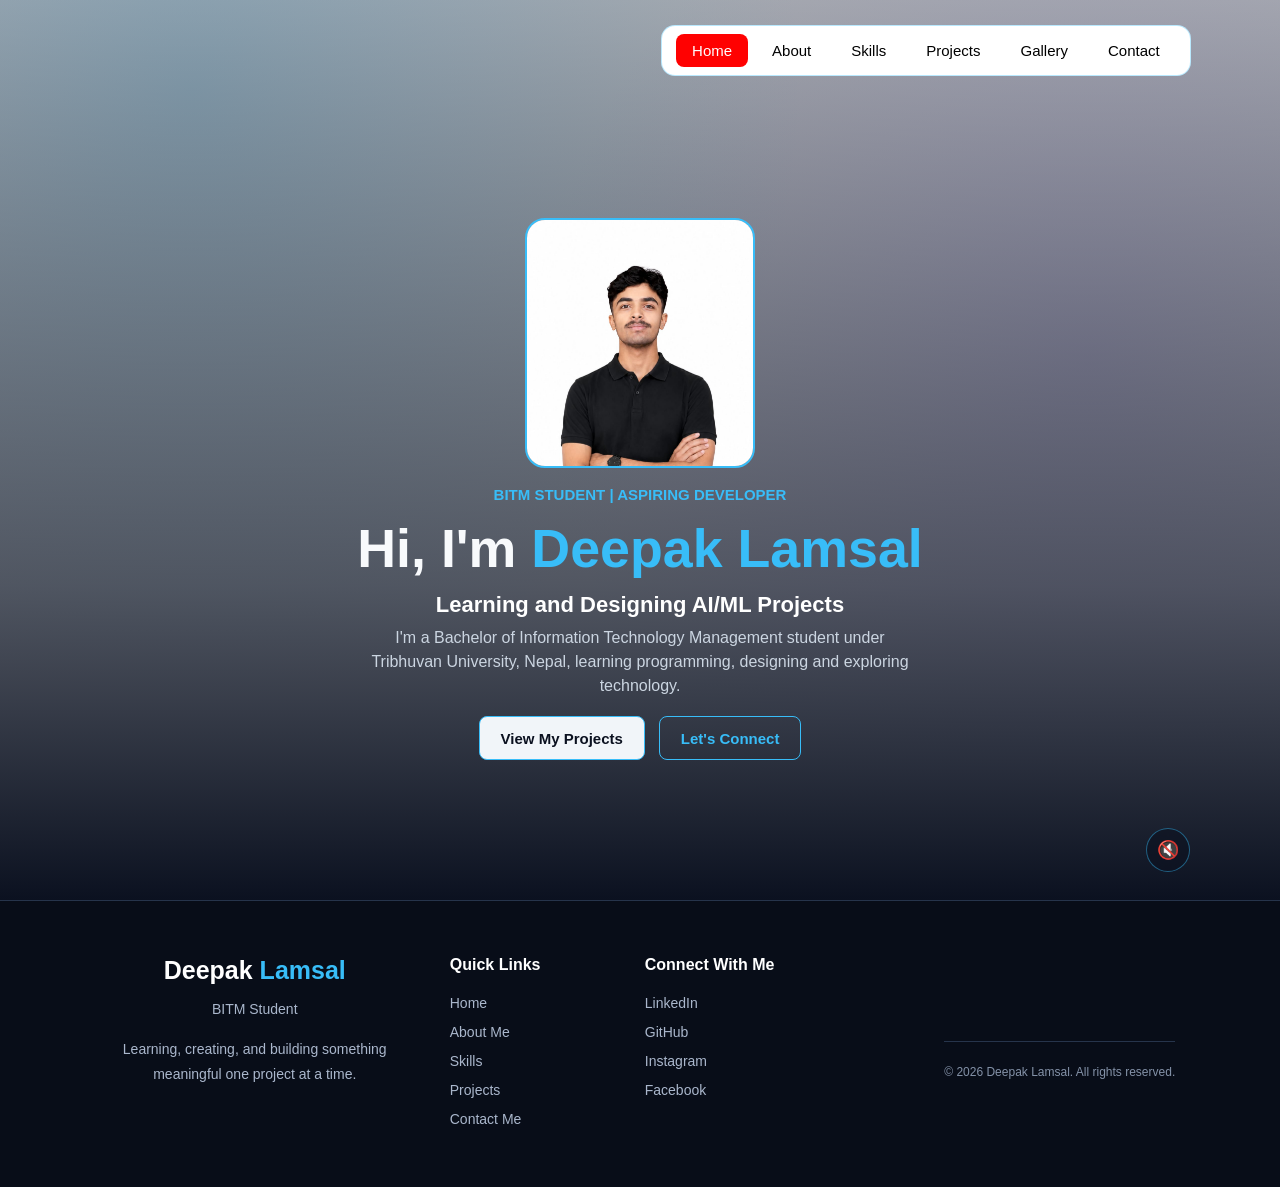
<file: index.html>
<!DOCTYPE html>
<html lang="en">

<head>
    <meta charset="UTF-8">
    <meta name="viewport" content="width=device-width, initial-scale=1.0">

    <title>Home | Deepak Lamsal</title>

    <link rel="stylesheet" href="style.css">
</head>
<body>

    <!-- Navigation Bar -->
    <header>
        <nav>
            <a href="index.html" class="active">Home</a>
            <a href="about.html">About</a>
            <a href="skills.html">Skills</a>
            <a href="projects.html">Projects</a>
            <a href="gallery.html">Gallery</a>
            <a href="contact.html">Contact</a>
        </nav>
    </header>

    <!-- Home Section -->
<section class="hero" id="home">

    <video class="hero-video" id="heroVideo" autoplay muted loop playsinline>
    <source src="WhatsApp Video 2026-11-14 at 8.43.01 AM.mp4" type="video/mp4">
</video>

<button class="sound-btn" id="soundBtn" aria-label="Toggle sound">🔇</button>

    <img src="me.jpg" alt="Photo of Deepak" class="profile-photo">

    <p class="eyebrow">BITM STUDENT | ASPIRING DEVELOPER</p>

    <h1>Hi, I'm <span>Deepak Lamsal</span></h1>

    <h3>Learning and Designing AI/ML Projects</h3>

    <p class="description">
        I'm a Bachelor of Information Technology Management student
        under Tribhuvan University, Nepal, learning programming,
        designing and exploring technology.
    </p>

    <div class="hero-buttons">
        <button id="projectBtn">View My Projects</button>
        <button id="contactBtn" class="contact-btn">Let's Connect</button>
    </div>

</section>
    <!-- FOOTER SECTION -->
<footer class="footer">

    <div class="footer-content">

        <!-- NAME AND INTRO -->
        <div class="footer-brand">
            <h2>Deepak <span>Lamsal</span></h2>
            <p>
                BITM Student 
            </p>
            <p class="footer-message">
                Learning, creating, and building something
                meaningful one project at a time.
            </p>
        </div>

        <!-- QUICK LINKS -->
        <div class="footer-links">
            <h3>Quick Links</h3>
            <a href="#home">Home</a>
            <a href="#about">About Me</a>
            <a href="#skills">Skills</a>
            <a href="#gallery">Projects</a>
            <a href="#connect">Contact Me</a>
        </div>

        <!-- SOCIAL LINKS -->
        <div class="footer-social">
            <h3>Connect With Me</h3>

            <a href="YOUR_LINKEDIN_URL"
               target="_blank" rel="noopener noreferrer">
                LinkedIn
            </a>

            <a href="YOUR_GITHUB_URL"
               target="_blank" rel="noopener noreferrer">
                GitHub
            </a>

            <a href="YOUR_INSTAGRAM_URL"
               target="_blank" rel="noopener noreferrer">
                Instagram
            </a>

            <a href="YOUR_FACEBOOK_URL"
               target="_blank" rel="noopener noreferrer">
                Facebook
            </a>
        </div>

    </div>

    <div class="footer-bottom">
        <p>
            &copy; 2026 Deepak Lamsal.
            All rights reserved.
        </p>
        </a>
    </div>

</footer>

    <script src="script.js"></script>
    <script>
    const video = document.getElementById("heroVideo");
    const btn = document.getElementById("soundBtn");

    video.volume = 0.2;   // minimal sound (0 = silent, 1 = full)

    btn.addEventListener("click", () => {
        video.muted = !video.muted;
        btn.textContent = video.muted ? "🔇" : "🔊";
    });
</script>


</body>
</html>
</file>
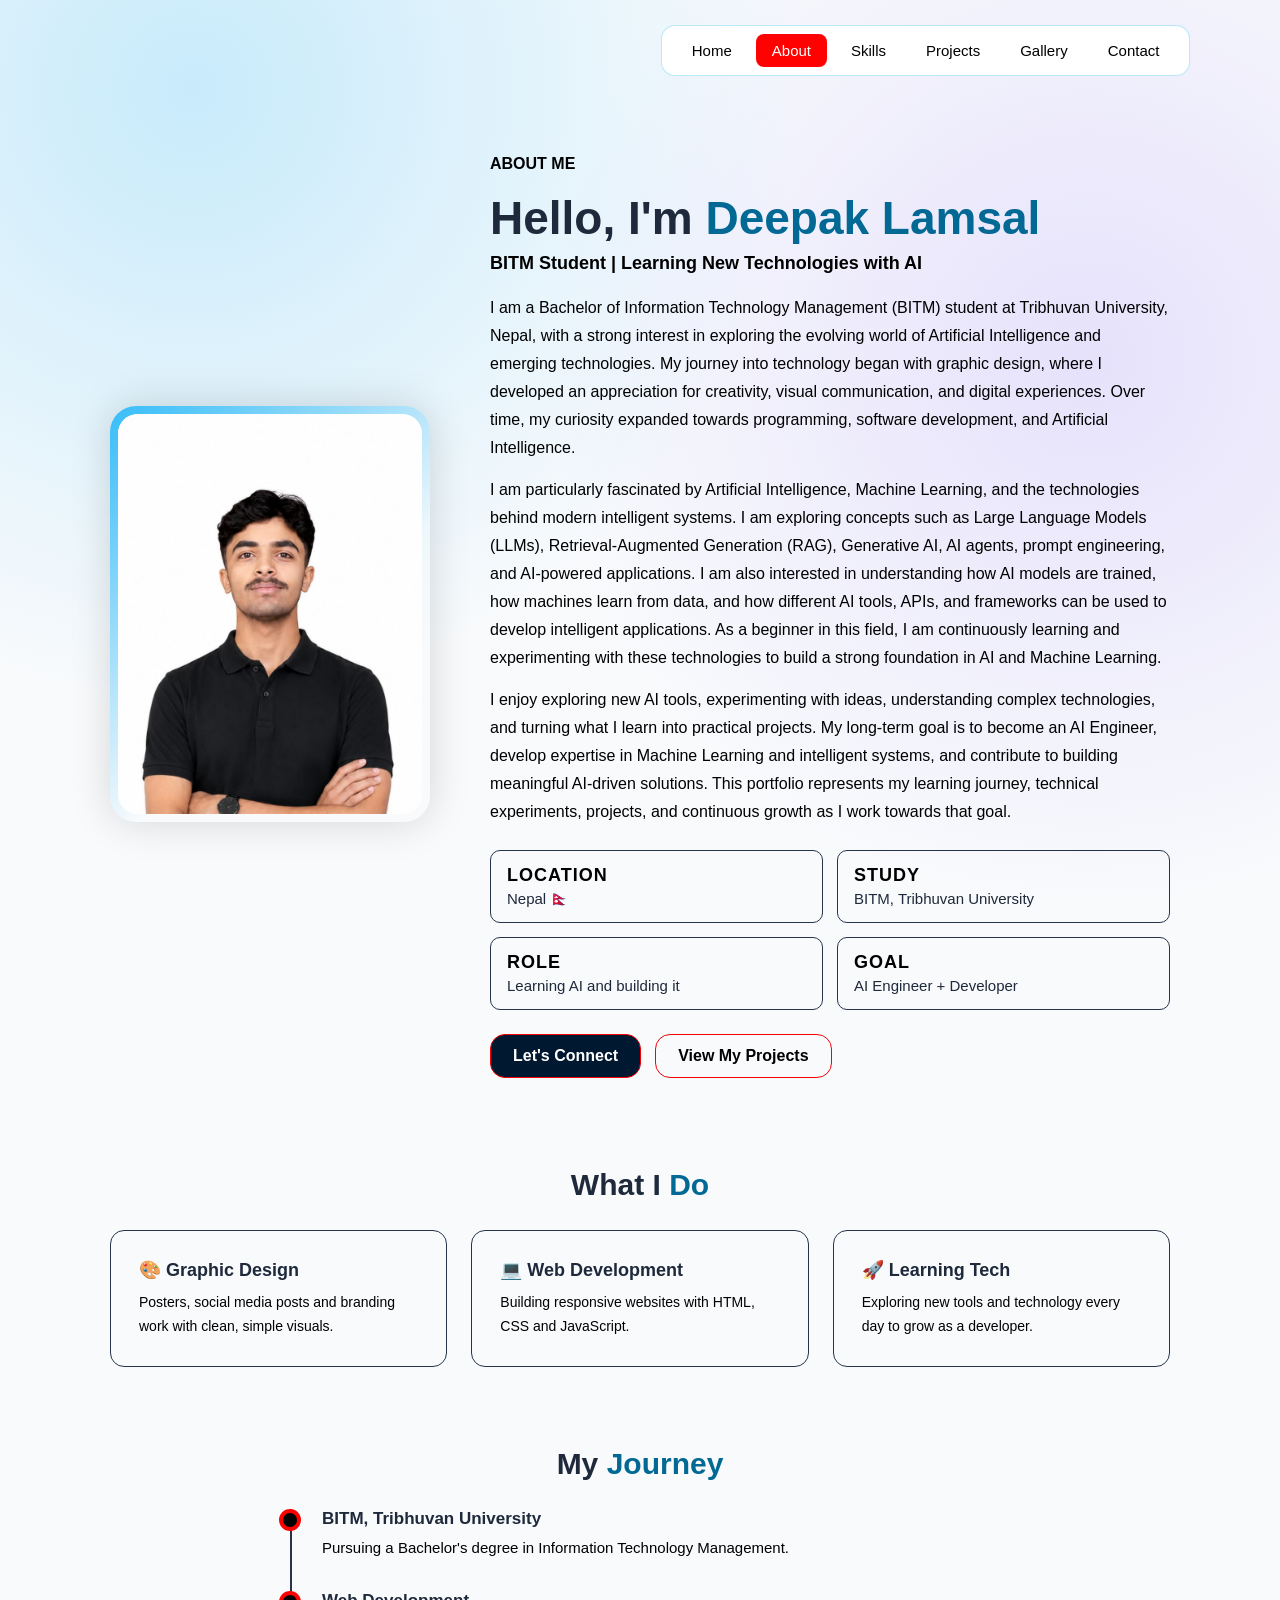
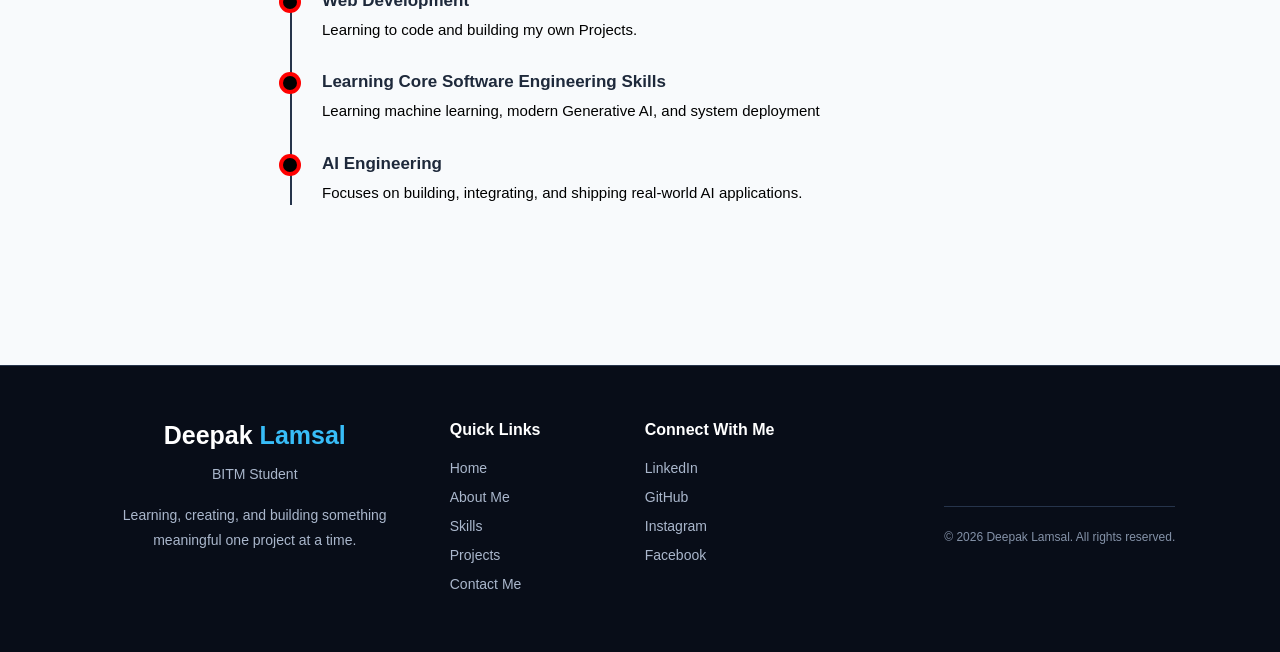
<file: about.html>
<!DOCTYPE html>
<html lang="en">
<head>
    <meta charset="UTF-8">
    <meta name="viewport" content="width=device-width, initial-scale=1.0">
    <title>About | Deepak Lamsal</title>
    <link rel="stylesheet" href="style.css">
</head>
<body>

<header>
    <nav>
        <a href="index.html">Home</a>
        <a href="about.html" class="active">About</a>
        <a href="skills.html">Skills</a>
        <a href="projects.html">Projects</a>
        <a href="gallery.html">Gallery</a>
        <a href="contact.html">Contact</a>
    </nav>
</header>

<main class="about">

    <!-- INTRO -->
    <section class="about-intro">
        <div class="about-photo-wrap">
            <img src="me.jpg" alt="Photo of Deepak Lamsal" class="about-photo">
        </div>

        <div class="about-text">
            <p class="eyebrow">ABOUT ME</p>
            <h1>Hello, I'm <span>Deepak Lamsal</span></h1>
            <h3 class="about-role">BITM Student | Learning New Technologies with AI </h3>

            <p>
               I am a Bachelor of Information Technology Management (BITM) 
               student at Tribhuvan University, Nepal, with a strong interest 
               in exploring the evolving world of Artificial Intelligence and 
               emerging technologies. My journey into technology began with 
               graphic design, where I developed an appreciation for creativity, 
               visual communication, and digital experiences. Over time, my 
               curiosity expanded towards programming, software development, 
               and Artificial Intelligence.</p>
               <p>I am particularly fascinated by Artificial Intelligence, 
                Machine Learning, and the technologies behind modern intelligent 
                systems. I am exploring concepts such as Large Language Models (LLMs), 
                Retrieval-Augmented Generation (RAG), Generative AI, AI agents, 
                prompt engineering, and AI-powered applications. I am also 
                interested in understanding how AI models are trained, how machines 
                learn from data, and how different AI tools, APIs, and frameworks 
                can be used to develop intelligent applications. As a beginner in 
                this field, I am continuously learning and experimenting with these 
                technologies to build a strong foundation in AI and Machine Learning.</p>
                <p>I enjoy exploring new AI tools, experimenting with ideas, understanding 
                complex technologies, and turning what I learn into practical projects. 
                My long-term goal is to become an AI Engineer, develop expertise in 
                Machine Learning and intelligent systems, and contribute to building 
                meaningful AI-driven solutions. This portfolio represents my learning 
                journey, technical experiments, projects, and continuous growth as I 
                work towards that goal.
            </p>
            <div class="about-facts">
                <div><strong>Location</strong><span>Nepal 🇳🇵</span></div>
                <div><strong>Study</strong><span>BITM, Tribhuvan University</span></div>
                <div><strong>Role</strong><span>Learning AI and building it </span></div>
                <div><strong>Goal</strong><span>AI Engineer + Developer</span></div>
            </div>

            <div class="about-actions">
                <a href="contact.html" class="about-btn primary">Let's Connect</a>
                <a href="projects.html" class="about-btn">View My Projects</a>
            </div>
        </div>
    </section>

    <!-- WHAT I DO -->
    <section class="about-section">
        <h2>What I <span>Do</span></h2>
        <div class="about-cards">
            <div class="card">
                <h3>🎨 Graphic Design</h3>
                <p>Posters, social media posts and branding work with clean, simple visuals.</p>
            </div>
            <div class="card">
                <h3>💻 Web Development</h3>
                <p>Building responsive websites with HTML, CSS and JavaScript.</p>
            </div>
            <div class="card">
                <h3>🚀 Learning Tech</h3>
                <p>Exploring new tools and technology every day to grow as a developer.</p>
            </div>
        </div>
    </section>

    <!-- JOURNEY -->
    <section class="about-section">
        <h2>My <span>Journey</span></h2>
        <div class="timeline">
            <div class="timeline-item">
                <span class="dot"></span>
                <h4>BITM, Tribhuvan University</h4>
                <p>Pursuing a Bachelor's degree in Information Technology Management.</p>
            </div>
            <div class="timeline-item">
                <span class="dot"></span>
                <h4>Web Development</h4>
                <p>Learning to code and building my own Projects.</p>
            </div>
            <div class="timeline-item">
                <span class="dot"></span>
                <h4> Learning Core Software Engineering Skills </h4>
                <p>Learning machine learning, modern Generative AI, and system deployment</p>
            </div>
             <div class="timeline-item">
                <span class="dot"></span>
                <h4>AI Engineering </h4>
                <p>Focuses on building, integrating, and shipping real-world AI applications.</p>
            </div>
        </div>
    </section>

</main>
<footer class="footer">

    <div class="footer-content">

        <!-- NAME AND INTRO -->
        <div class="footer-brand">
            <h2>Deepak <span>Lamsal</span></h2>
            <p>
                BITM Student 
            </p>
            <p class="footer-message">
                Learning, creating, and building something
                meaningful one project at a time.
            </p>
        </div>

        <!-- QUICK LINKS -->
        <div class="footer-links">
            <h3>Quick Links</h3>
            <a href="#home">Home</a>
            <a href="#about">About Me</a>
            <a href="#skills">Skills</a>
            <a href="#gallery">Projects</a>
            <a href="#connect">Contact Me</a>
        </div>

        <!-- SOCIAL LINKS -->
        <div class="footer-social">
            <h3>Connect With Me</h3>

            <a href="YOUR_LINKEDIN_URL"
               target="_blank" rel="noopener noreferrer">
                LinkedIn
            </a>

            <a href="YOUR_GITHUB_URL"
               target="_blank" rel="noopener noreferrer">
                GitHub
            </a>

            <a href="YOUR_INSTAGRAM_URL"
               target="_blank" rel="noopener noreferrer">
                Instagram
            </a>

            <a href="YOUR_FACEBOOK_URL"
               target="_blank" rel="noopener noreferrer">
                Facebook
            </a>
        </div>

    </div>

    <div class="footer-bottom">
        <p>
            &copy; 2026 Deepak Lamsal.
            All rights reserved.
        </p>
        </a>
    </div>
</footer>
</body>
</html>
</file>
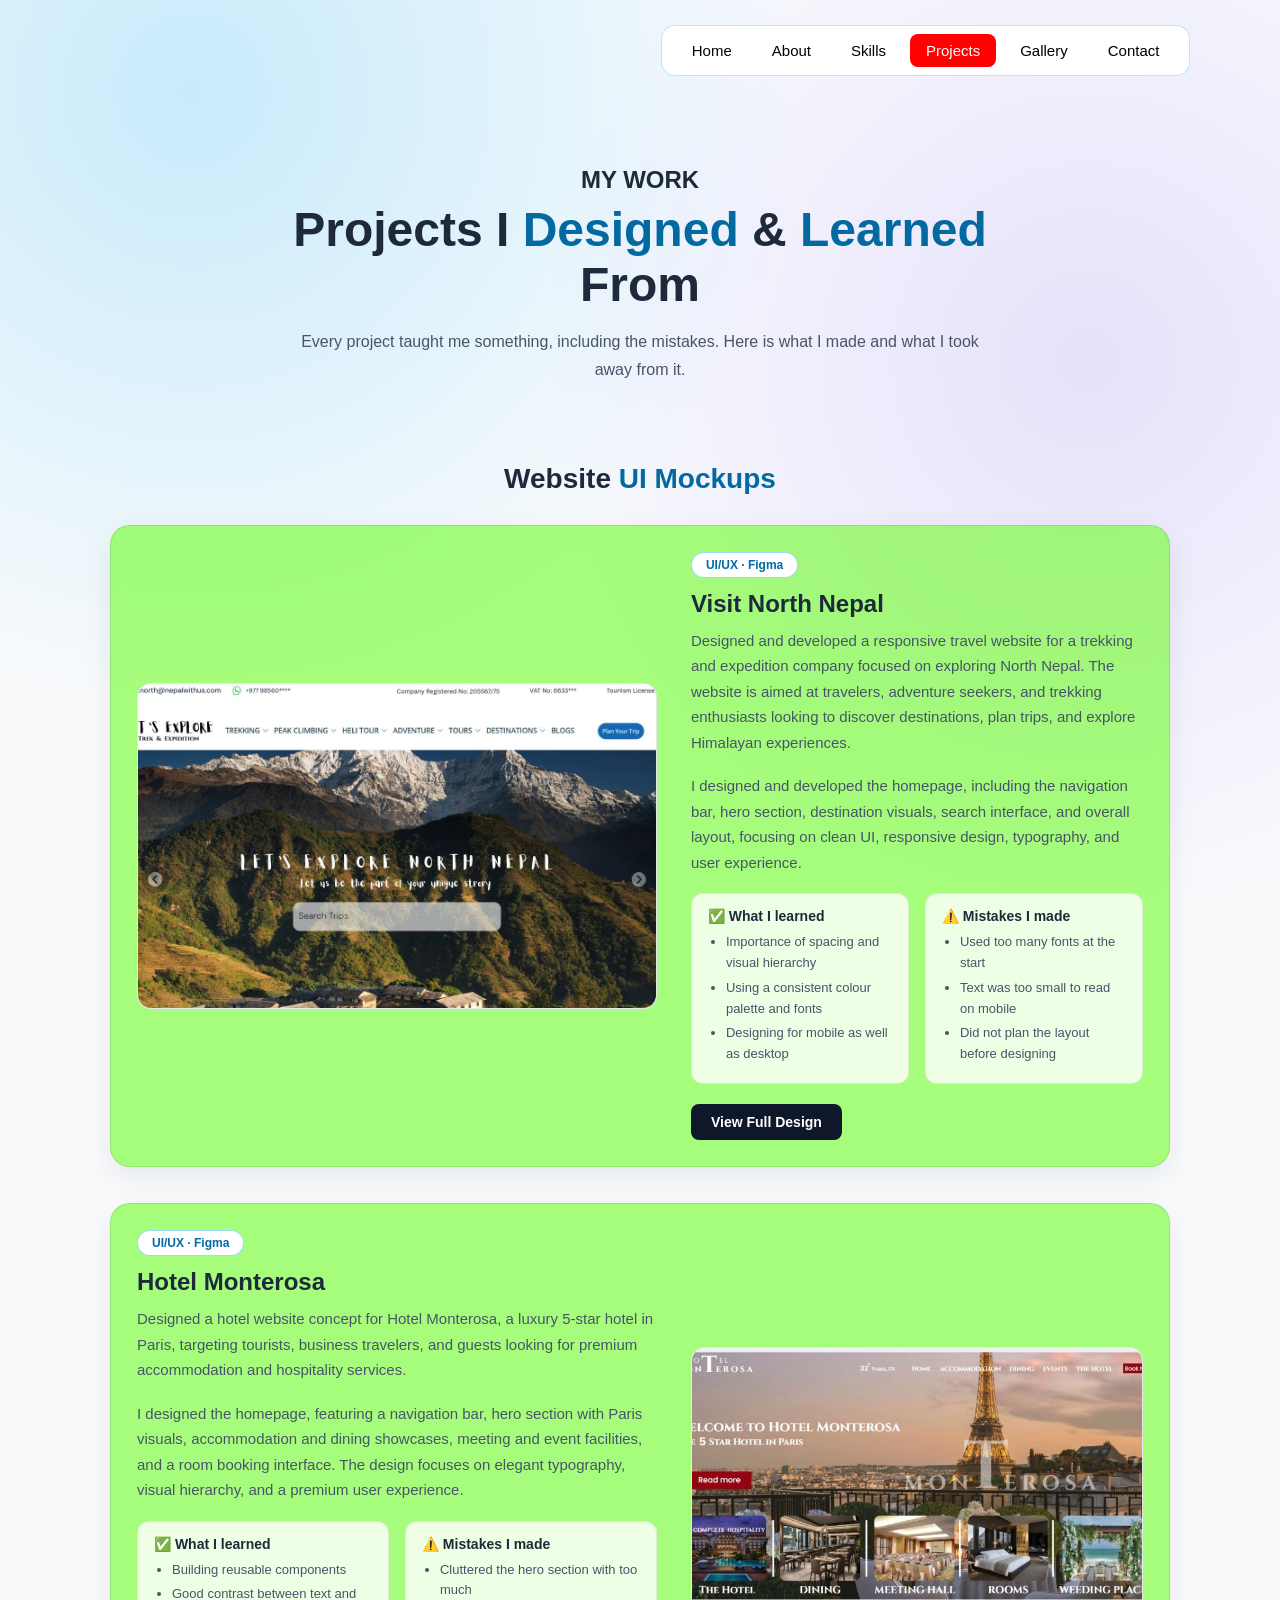
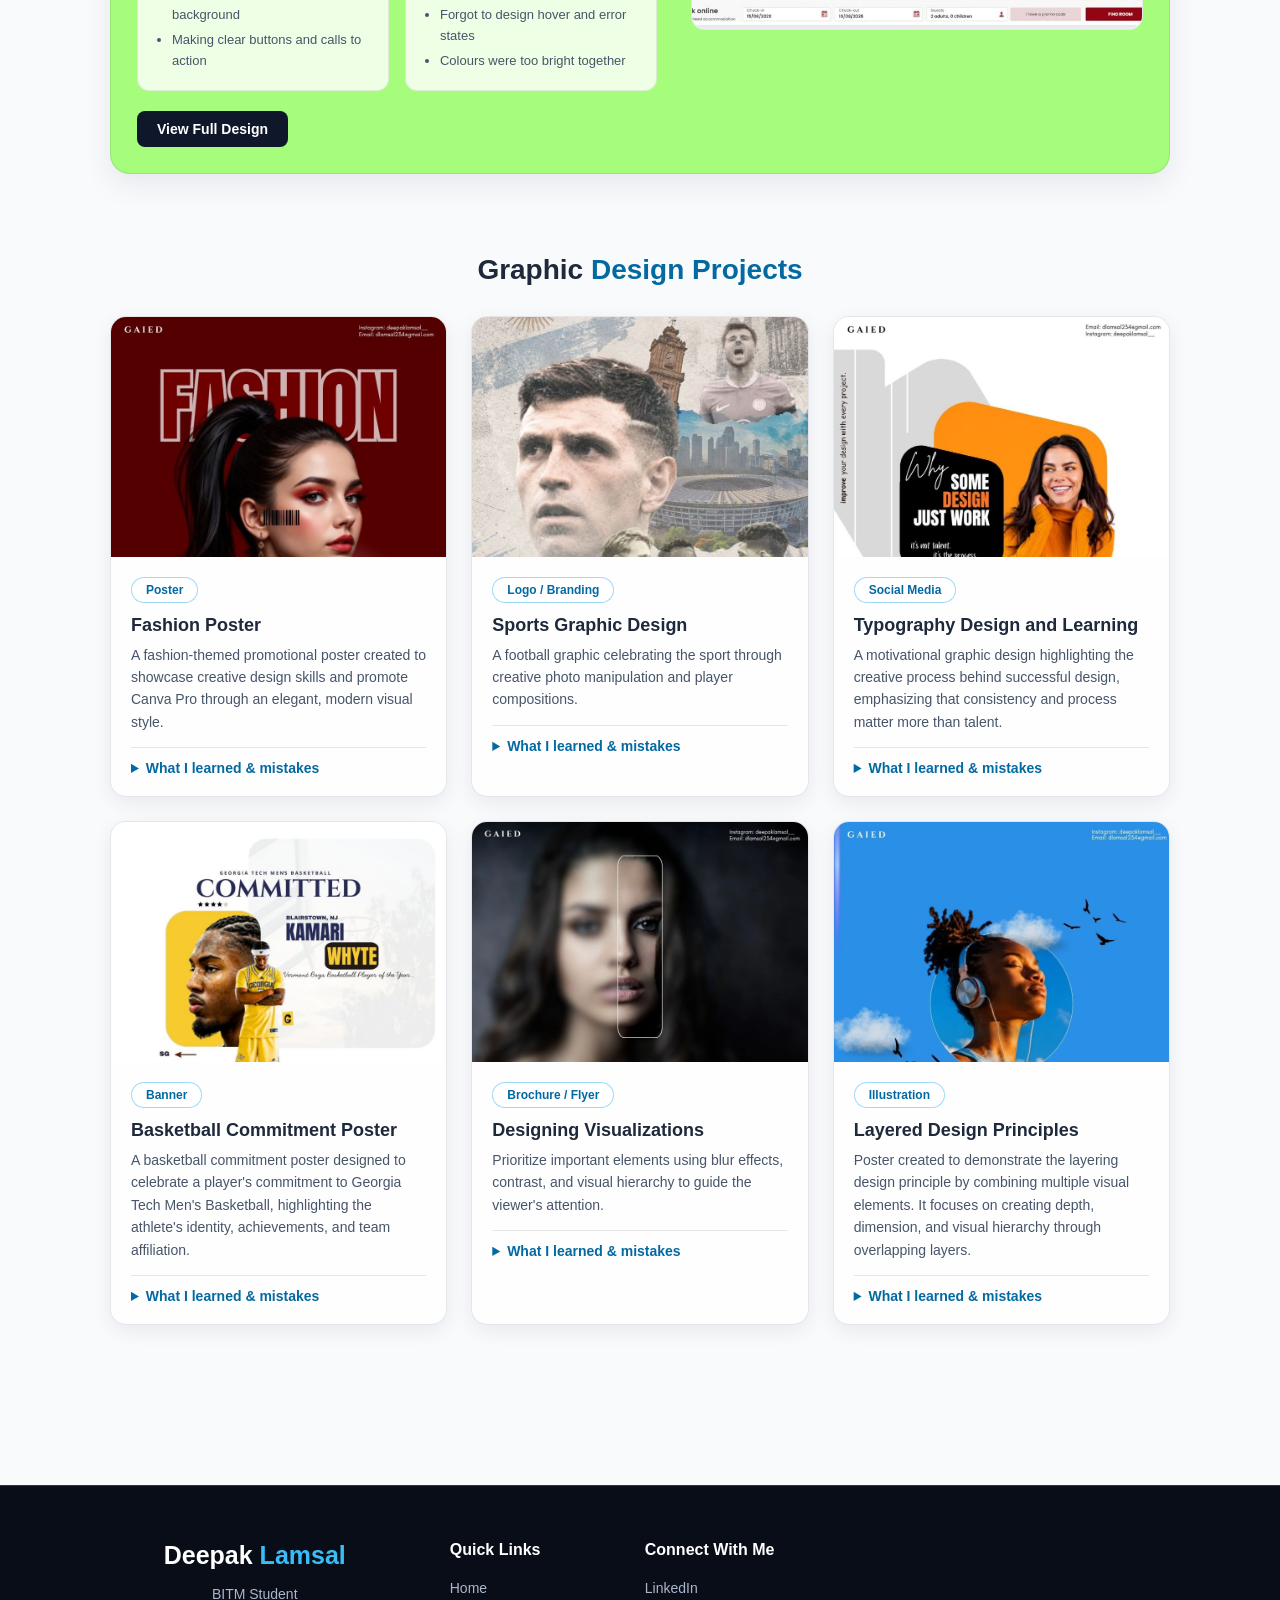
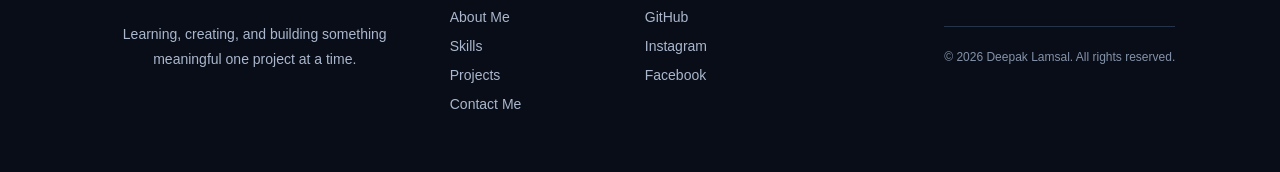
<file: projects.html>
<!DOCTYPE html>
<html lang="en">
<head>
    <meta charset="UTF-8">
    <meta name="viewport" content="width=device-width, initial-scale=1.0">
    <title>Projects | Deepak Lamsal</title>
    <link rel="stylesheet" href="style.css">
</head>
<body>

<header>
    <nav>
        <a href="index.html">Home</a>
        <a href="about.html">About</a>
        <a href="skills.html">Skills</a>
        <a href="projects.html" class="active">Projects</a>
        <a href="gallery.html">Gallery</a>
        <a href="contact.html">Contact</a>
    </nav>
</header>

<main class="skills-page">

    <!-- TITLE -->
    <section class="skills-hero">
        <p class="eyebrow"><h2>MY WORK</h2></p>
        <h1>Projects I <span>Designed</span> & <span>Learned</span> From</h1>
        <p>Every project taught me something, including the mistakes. Here is what I made and what I took away from it.</p>
    </section>

    <!-- WEBSITE UI MOCKUPS -->
    <section class="skills-block">
        <h2>Website <span>UI Mockups</span></h2>

        <!-- Mockup 1 -->
        <article class="mockup">
            <div class="mockup-img">
                <img src="northnepal2.jpg" alt="Website UI mockup 1">
            </div>
            <div class="mockup-info">
                <span class="tag">UI/UX · Figma </span>
                <h3>Visit North Nepal</h3>
                <p>Designed and developed a responsive travel website for a
                trekking and expedition company focused on exploring North
                Nepal. The website is aimed at travelers, adventure seekers,
                and trekking enthusiasts looking to discover destinations,
                plan trips, and explore Himalayan experiences.</p> 
                <p>I designed and developed the homepage, including the navigation
                bar, hero section, destination visuals, search interface,
                and overall layout, focusing on clean UI, responsive design,
                typography, and user experience.</p>

                <div class="learn-box">
                    <div>
                        <h4>✅ What I learned</h4>
                        <ul>
                            <li>Importance of spacing and visual hierarchy</li>
                            <li>Using a consistent colour palette and fonts</li>
                            <li>Designing for mobile as well as desktop</li>
                        </ul>
                    </div>
                    <div>
                        <h4>⚠️ Mistakes I made</h4>
                        <ul>
                            <li>Used too many fonts at the start</li>
                            <li>Text was too small to read on mobile</li>
                            <li>Did not plan the layout before designing</li>
                        </ul>
                    </div>
                </div>

                <div class="project-links">
                    <a href="northnepal2.jpg" target="_blank">View Full Design</a>
                    <!-- Optional: <a href="https://figma.com/your-link" target="_blank">Open in Figma</a> -->
                </div>
            </div>
        </article>

        <!-- Mockup 2 -->
        <article class="mockup reverse">
            <div class="mockup-img">
                <img src="monterosa.jpg" alt="Website UI mockup 2">
            </div>
            <div class="mockup-info">
                <span class="tag">UI/UX · Figma</span>
                <h3>Hotel Monterosa</h3>
                <p>Designed a hotel website concept for Hotel Monterosa,
                a luxury 5-star hotel in Paris, targeting tourists, business
                travelers, and guests looking for premium accommodation
                and hospitality services.</p>

                <p>I designed the homepage, featuring a navigation bar, 
                hero section with Paris visuals, accommodation and dining
                showcases, meeting and event facilities, and a room booking
                interface. The design focuses on elegant typography, visual 
                hierarchy, and a premium user experience.</p>

                <div class="learn-box">
                    <div>
                        <h4>✅ What I learned</h4>
                        <ul>
                            <li>Building reusable components</li>
                            <li>Good contrast between text and background</li>
                            <li>Making clear buttons and calls to action</li>
                        </ul>
                    </div>
                    <div>
                        <h4>⚠️ Mistakes I made</h4>
                        <ul>
                            <li>Cluttered the hero section with too much</li>
                            <li>Forgot to design hover and error states</li>
                            <li>Colours were too bright together</li>
                        </ul>
                    </div>
                </div>

                <div class="project-links">
                    <a href="monterosa.jpg" target="_blank">View Full Design</a>
                </div>
            </div>
        </article>
    </section>

    <!-- GRAPHIC DESIGN PROJECTS -->
    <section class="skills-block">
        <h2>Graphic <span>Design Projects</span></h2>

        <div class="design-grid">

            <article class="design-card">
                <img src="fashion.jpg" alt="Graphic design project 1">
                <div class="design-body">
                    <span class="tag">Poster</span>
                    <h3>Fashion Poster</h3>
                    <p>A fashion-themed promotional poster created to showcase creative design
                    skills and promote Canva Pro through an elegant, modern visual style.</p>
                    <details>
                        <summary>What I learned & mistakes</summary>
                        <p><strong>Learned:</strong> Through this project, I learned how to
                        create a fashion-themed poster while improving my skills in typography,
                        colour contrast, visual hierarchy, and composition. I also explored 
                        how to combine images and text to create an attractive visual design.</p> 
                        <p> However, I noticed some mistakes, such as small text sizes, inconsistent
                        spacing, and the barcode placement overlapping the subject's face. I also
                        realized the importance of maintaining proper alignment, readability,
                        and balance between different design elements. This project helped 
                        me understand that good graphic design is not just about appearance
                        but also about communicating a clear message effectively.</p>
                        
                    </details>
                </div>
            </article>

            <article class="design-card">
                <img src="martinez.jpg" alt="Graphic design project 2">
                <div class="design-body">
                    <span class="tag">Logo / Branding</span>
                    <h3>Sports Graphic Design</h3>
                    <p>A football graphic celebrating the sport through creative photo manipulation and player compositions.</p>
                    <details>
                        <summary>What I learned & mistakes</summary>
                        <p><strong>Learned:</strong> Through this project, I learned how
                        to create a sports-themed graphic design using photo manipulation, 
                        image blending, textures, and creative composition. I improved my 
                        understanding of colour grading, visual hierarchy, and combining multiple 
                        images to tell a visual story.</p> 
                        <p> However, I noticed some areas for improvement, such as inconsistent
                             image blending, uneven lighting and contrast, 
                             and overlapping elements that could make the 
                             composition feel crowded. I also need to work 
                             on maintaining better balance between the main 
                             subject and background elements. This project 
                             helped me understand how to create more professional
                            and visually engaging sports graphics.</p>
                    </details>
                </div>
            </article>

            <article class="design-card">
                <img src="justwork.jpg" alt="Graphic design project 3">
                <div class="design-body">
                    <span class="tag">Social Media</span>
                    <h3> Typography Design and Learning</h3>
                    <p>A motivational graphic design highlighting the creative process
                    behind successful design, emphasizing that consistency 
                    and process matter more than talent.</p>
                    <details>
                        <summary>What I learned & mistakes</summary>
                        <p><strong>Learned:</strong> Through this project,
                        I learned how to combine typography, shapes, colours, 
                        and images to create a clean and engaging graphic design. 
                        I improved my understanding of visual hierarchy, colour
                        contrast, and layout composition using Photoshop. </p>
                        <p>However, I noticed that some elements could be better 
                            aligned, the large background typography competes 
                            slightly with the main content, and the spacing between 
                            sections could be improved. I also need to maintain 
                            more consistent text sizes and balance between visual 
                            and textual elements. This project helped 
                            me understand the importance of simplicity, 
                            readability, and effective communication in graphic design.</p>
                        
                    </details>
                </div>
            </article>

            <article class="design-card">
                <img src="comitted.jpg" alt="Graphic design project 4">
                <div class="design-body">
                    <span class="tag">Banner</span>
                    <h3> Basketball Commitment Poster</h3>
                    <p>A basketball commitment poster designed to celebrate a player's 
                        commitment to Georgia Tech Men's Basketball, highlighting the 
                        athlete's identity, achievements, and team affiliation.</p>
                    <details>
                        <summary>What I learned & mistakes</summary>
                        <p><strong>Learned:</strong> Through this project,
                        I learned how to create a professional basketball commitment poster
                        by combining player images, typography, shapes, and background
                        elements. I improved my skills in image composition, background removal, 
                        colour coordination, and visual hierarchy using Canva.</p>
                        <p>However, I noticed that some elements could be better aligned, 
                        the text hierarchy could be more consistent, and the player's 
                        cutout could blend more naturally with the background. 
                        The spacing around the text and images could also be improved. 
                        This project helped me understand the importance of balance, 
                        consistency, and attention to detail in sports graphic design.</p>
                    </details>
                </div>
            </article>

            <article class="design-card">
                <img src="blurface.jpg" alt="Graphic design project 5">
                <div class="design-body">
                    <span class="tag">Brochure / Flyer</span>
                    <h3> Designing Visualizations</h3>
                    <p>Prioritize important elements using blur effects, 
                        contrast, and visual hierarchy to guide the viewer's attention.</p>
                    <details>
                        <summary>What I learned & mistakes</summary>
                        <p><strong>Learned:</strong> I learned how to use blur effects, 
                            contrast, and visual hierarchy to prioritize important 
                            elements and create depth. One mistake I made was applying 
                            too much blur in some areas, which reduced background clarity, 
                            and I could improve the balance between the blurred background 
                            and main content.</p>
                        
                    </details>
                </div>
            </article>

            <article class="design-card">
                <img src="bluesky.jpg" alt="Graphic design project 6">
                <div class="design-body">
                    <span class="tag">Illustration</span>
                    <h3> Layered Design Principles</h3>
                    <p>Poster created to demonstrate the layering design 
                    principle by combining multiple visual elements. It focuses 
                    on creating depth, dimension, and visual hierarchy through 
                    overlapping layers.</p>
                    <details>
                        <summary>What I learned & mistakes</summary>
                        <p><strong>Learned:</strong>I learned how to apply the 
                        layering principle by arranging different elements at 
                        different depths to create a sense of dimension and visual 
                        interest. One mistake I made was overlapping some elements 
                        too much and not maintaining consistent spacing, which 
                        affected the overall balance of the poster.</p>
                    </details>
                </div>
            </article>

        </div>
    </section>

</main>
<!-- FOOTER SECTION -->
<footer class="footer">

    <div class="footer-content">

        <!-- NAME AND INTRO -->
        <div class="footer-brand">
            <h2>Deepak <span>Lamsal</span></h2>
            <p>
                BITM Student 
            </p>
            <p class="footer-message">
                Learning, creating, and building something
                meaningful one project at a time.
            </p>
        </div>

        <!-- QUICK LINKS -->
        <div class="footer-links">
            <h3>Quick Links</h3>
            <a href="#home">Home</a>
            <a href="#about">About Me</a>
            <a href="#skills">Skills</a>
            <a href="#gallery">Projects</a>
            <a href="#connect">Contact Me</a>
        </div>

        <!-- SOCIAL LINKS -->
        <div class="footer-social">
            <h3>Connect With Me</h3>

            <a href="YOUR_LINKEDIN_URL"
               target="_blank" rel="noopener noreferrer">
                LinkedIn
            </a>

            <a href="YOUR_GITHUB_URL"
               target="_blank" rel="noopener noreferrer">
                GitHub
            </a>

            <a href="YOUR_INSTAGRAM_URL"
               target="_blank" rel="noopener noreferrer">
                Instagram
            </a>

            <a href="YOUR_FACEBOOK_URL"
               target="_blank" rel="noopener noreferrer">
                Facebook
            </a>
        </div>

    </div>

    <div class="footer-bottom">
        <p>
            &copy; 2026 Deepak Lamsal.
            All rights reserved.
        </p>
        </a>
    </div>

</footer>

</body>
</html>
</file>
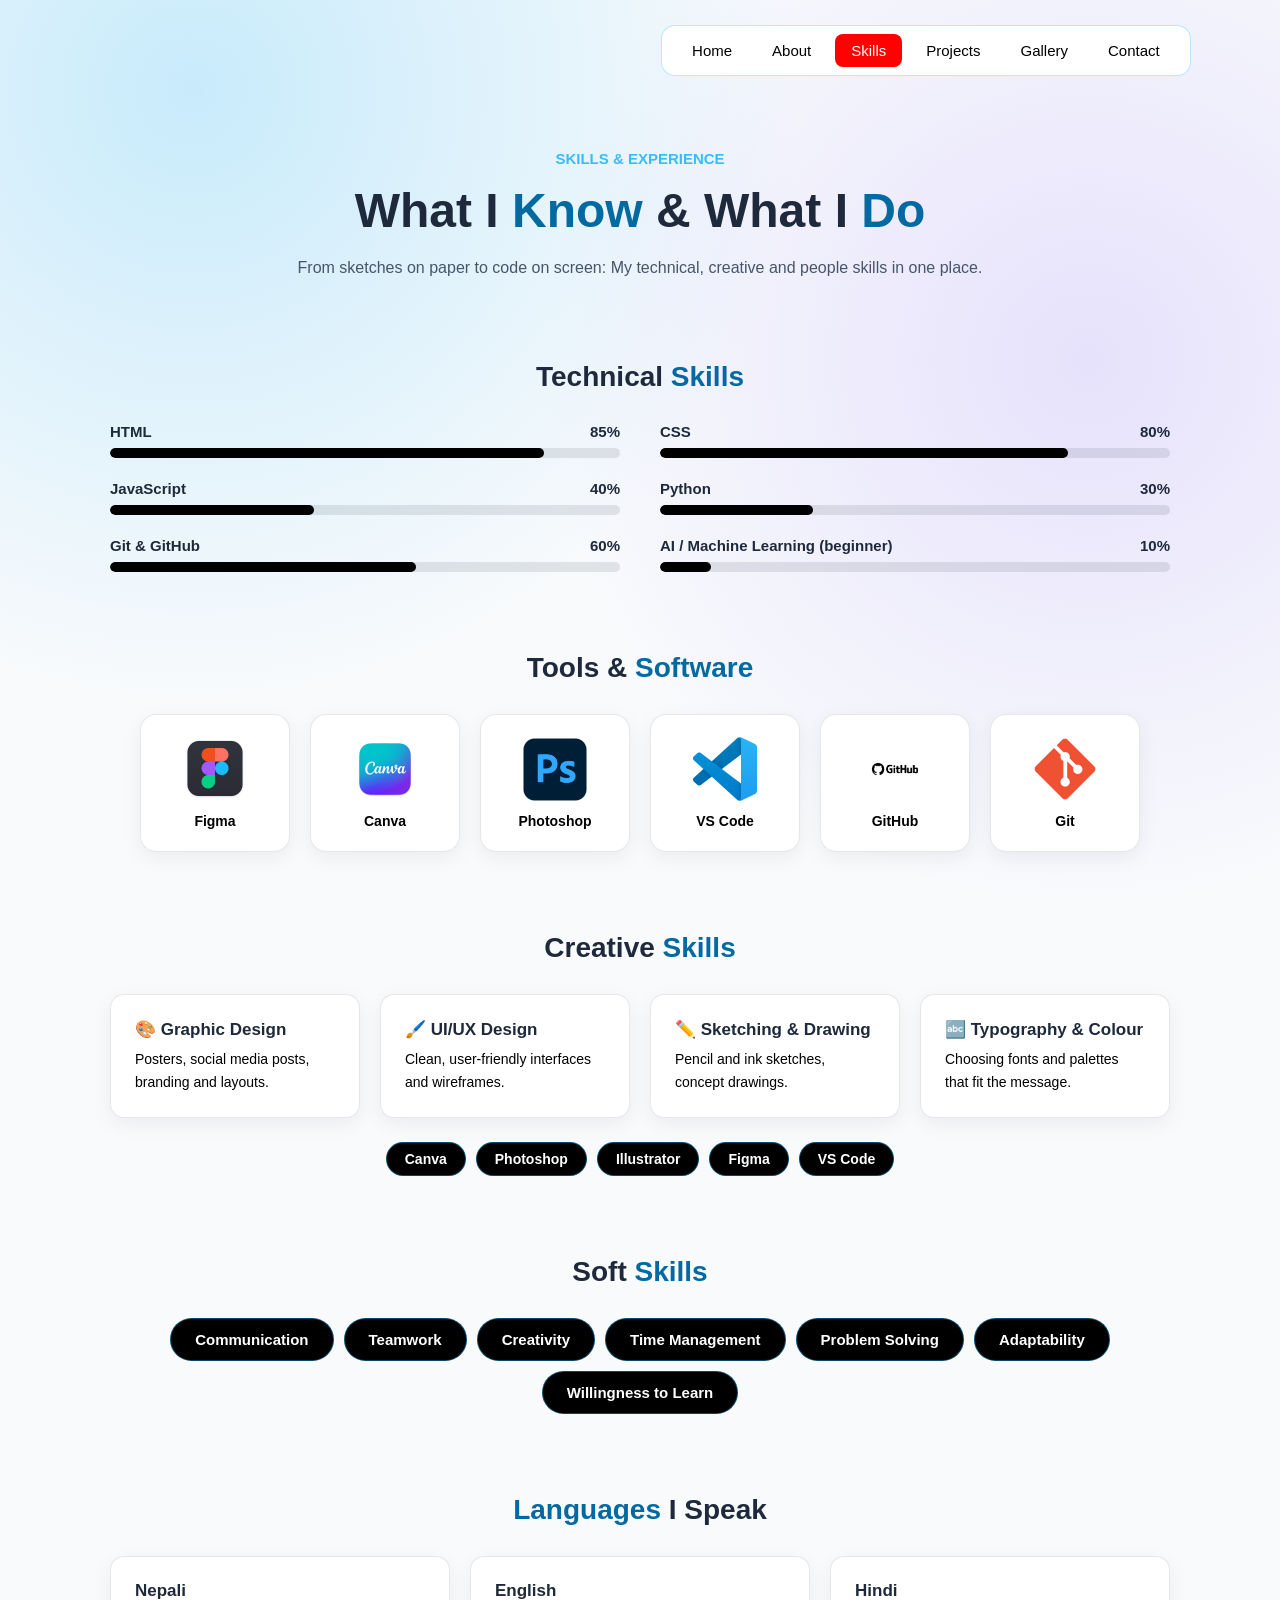
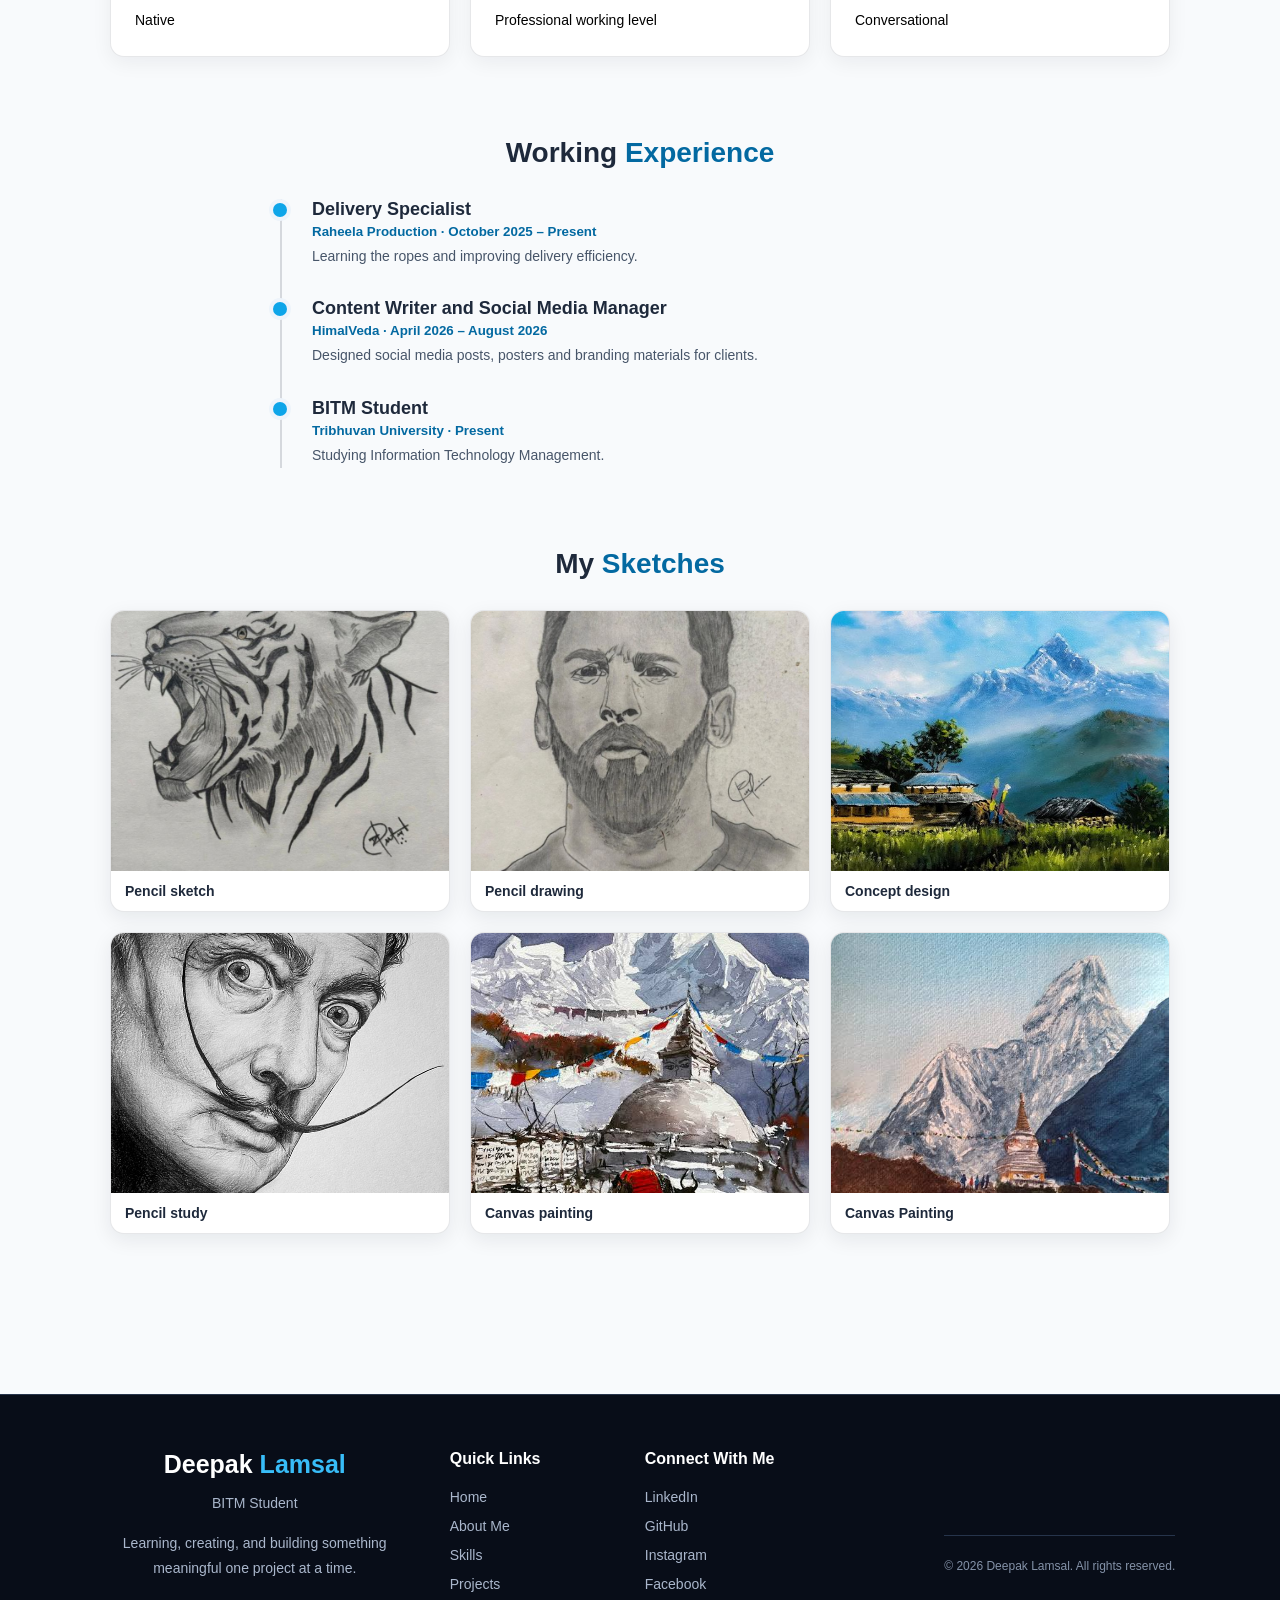
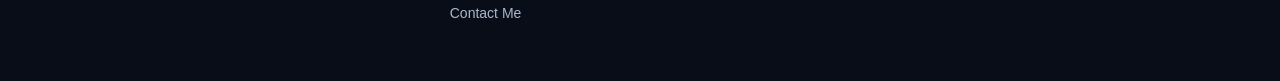
<file: skills.html>
<!DOCTYPE html>
<html lang="en">
<head>
    <meta charset="UTF-8">
    <meta name="viewport" content="width=device-width, initial-scale=1.0">
    <title>Skills | Deepak Lamsal</title>
    <link rel="stylesheet" href="style.css">
</head>
<body>

<header>
    <nav>
        <a href="index.html">Home</a>
        <a href="about.html">About</a>
        <a href="skills.html" class="active">Skills</a>
        <a href="projects.html">Projects</a>
        <a href="gallery.html">Gallery</a>
        <a href="contact.html">Contact</a>
    </nav>
</header>

<main class="skills-page">

    <!-- TITLE -->
    <section class="skills-hero">
        <p class="eyebrow">SKILLS & EXPERIENCE</p>
        <h1>What I <span>Know</span> & What I <span>Do</span></h1>
        <p>From sketches on paper to code on screen: My technical, creative and people skills in one place.</p>
    </section>

    <!-- TECHNICAL SKILLS -->
    <section class="skills-block">
        <h2>Technical <span>Skills</span></h2>
        <div class="bars">
            <div class="bar"><div class="bar-top"><span>HTML</span><span>85%</span></div><div class="track"><div class="fill" style="width:85%"></div></div></div>
            <div class="bar"><div class="bar-top"><span>CSS</span><span>80%</span></div><div class="track"><div class="fill" style="width:80%"></div></div></div>
            <div class="bar"><div class="bar-top"><span>JavaScript</span><span>40%</span></div><div class="track"><div class="fill" style="width:40%"></div></div></div>
            <div class="bar"><div class="bar-top"><span>Python</span><span>30%</span></div><div class="track"><div class="fill" style="width:30%"></div></div></div>
            <div class="bar"><div class="bar-top"><span>Git & GitHub</span><span>60%</span></div><div class="track"><div class="fill" style="width:60%"></div></div></div>
            <div class="bar"><div class="bar-top"><span>AI / Machine Learning (beginner)</span><span>10%</span></div><div class="track"><div class="fill" style="width:10%"></div></div></div>
        </div>
    </section>
    <!-- TOOLS & SOFTWARE -->
<section class="skills-block">
    <h2>Tools & <span>Software</span></h2>
    <div class="tools-grid">
        <div class="tool"><img src="figma.jpg" alt="Figma logo"><span>Figma</span></div>
        <div class="tool"><img src="canva.jpg" alt="Canva logo"><span>Canva</span></div>
        <div class="tool"><img src="photoshop.jpg" alt="Photoshop logo"><span>Photoshop</span></div>
        <div class="tool"><img src=" vs code.jpg" alt="VS Code logo"><span>VS Code</span></div>
        <div class="tool"><img src="github.jpg" alt="GitHub logo"><span>GitHub</span></div>
        <div class="tool"><img src="git.jpg" alt="Git logo"><span>Git</span></div>
    </div>
</section>

    <!-- CREATIVE SKILLS -->
    <section class="skills-block">
        <h2>Creative <span>Skills</span></h2>
        <div class="skill-cards">
            <div class="skill-card"><h3>🎨 Graphic Design</h3><p>Posters, social media posts, branding and layouts.</p></div>
            <div class="skill-card"><h3>🖌️ UI/UX Design</h3><p>Clean, user-friendly interfaces and wireframes.</p></div>
            <div class="skill-card"><h3>✏️ Sketching & Drawing</h3><p>Pencil and ink sketches, concept drawings.</p></div>
            <div class="skill-card"><h3>🔤 Typography & Colour</h3><p>Choosing fonts and palettes that fit the message.</p></div>
        </div>
        <div class="chips">
            <span>Canva</span><span>Photoshop</span><span>Illustrator</span><span>Figma</span><span>VS Code</span>
        </div>
    </section>

    <!-- SOFT SKILLS -->
    <section class="skills-block">
        <h2>Soft <span>Skills</span></h2>
        <div class="chips big">
            <span>Communication</span><span>Teamwork</span><span>Creativity</span>
            <span>Time Management</span><span>Problem Solving</span><span>Adaptability</span>
            <span>Willingness to Learn</span>
        </div>
    </section>

    <!-- LANGUAGES -->
    <section class="skills-block">
        <h2><span>Languages</span> I Speak</h2>
        <div class="skill-cards three">
            <div class="skill-card"><h3>Nepali</h3><p>Native</p></div>
            <div class="skill-card"><h3>English</h3><p>Professional working level</p></div>
            <div class="skill-card"><h3>Hindi</h3><p>Conversational</p></div>
        </div>
    </section>

    <!-- EXPERIENCE -->
    <section class="skills-block">
        <h2>Working <span>Experience</span></h2>
        <div class="timeline">
            <div class="timeline-item">
                <span class="dot"></span>
                <h4>Delivery Specialist</h4>
                <small>Raheela Production · October 2025 – Present</small>
                <p>Learning the ropes and improving delivery efficiency.</p>
            </div>
            <div class="timeline-item">
                <span class="dot"></span>
                <h4>Content Writer and Social Media Manager</h4>
                <small>HimalVeda · April 2026 – August 2026</small>
                <p>Designed social media posts, posters and branding materials for clients.</p>
            </div>
            <div class="timeline-item">
                <span class="dot"></span>
                <h4>BITM Student</h4>
                <small>Tribhuvan University · Present</small>
                <p>Studying Information Technology Management.</p>
            </div>
        </div>
    </section>

    <!-- SKETCHES -->
    <section class="skills-block">
        <h2>My <span>Sketches</span></h2>
        <div class="sketch-grid">
            <figure><img src="tiger.jpg" alt="Sketch 1"><figcaption>Pencil sketch</figcaption></figure>
            <figure><img src="messi.jpg" alt="Sketch 2"><figcaption>Pencil drawing</figcaption></figure>
            <figure><img src="painting.jpg" alt="Sketch 3"><figcaption>Concept design</figcaption></figure>
            <figure><img src="mustache.jpg" alt="Sketch 4"><figcaption>Pencil study</figcaption></figure>
            <figure><img src="yak.jpg" alt="Sketch 5"><figcaption>Canvas painting</figcaption></figure>
            <figure><img src="stupa.jpg" alt="Sketch 6"><figcaption>Canvas Painting</figcaption></figure>
        </div>
    </section>

</main>
  <!-- FOOTER SECTION -->
<footer class="footer">

    <div class="footer-content">

        <!-- NAME AND INTRO -->
        <div class="footer-brand">
            <h2>Deepak <span>Lamsal</span></h2>
            <p>
                BITM Student 
            </p>
            <p class="footer-message">
                Learning, creating, and building something
                meaningful one project at a time.
            </p>
        </div>

        <!-- QUICK LINKS -->
        <div class="footer-links">
            <h3>Quick Links</h3>
            <a href="#home">Home</a>
            <a href="#about">About Me</a>
            <a href="#skills">Skills</a>
            <a href="#gallery">Projects</a>
            <a href="#connect">Contact Me</a>
        </div>

        <!-- SOCIAL LINKS -->
        <div class="footer-social">
            <h3>Connect With Me</h3>

            <a href="YOUR_LINKEDIN_URL"
               target="_blank" rel="noopener noreferrer">
                LinkedIn
            </a>

            <a href="YOUR_GITHUB_URL"
               target="_blank" rel="noopener noreferrer">
                GitHub
            </a>

            <a href="YOUR_INSTAGRAM_URL"
               target="_blank" rel="noopener noreferrer">
                Instagram
            </a>

            <a href="YOUR_FACEBOOK_URL"
               target="_blank" rel="noopener noreferrer">
                Facebook
            </a>
        </div>

    </div>

    <div class="footer-bottom">
        <p>
            &copy; 2026 Deepak Lamsal.
            All rights reserved.
        </p>
        </a>
    </div>

</footer>

<!-- PASTE YOUR FOOTER HERE (copy from about.html) -->

</body>
</html>
</file>
<file: style.css>
/* 1. BASIC RESET */

* {
    margin: 0;
    padding: 0;
    box-sizing: border-box;
}

body {
    font-family: Arial, sans-serif;
    color: #1e293b;
    background:
        radial-gradient(circle at 15% 10%, rgba(56, 189, 248, 0.25), transparent 45%),
        radial-gradient(circle at 85% 40%, rgba(167, 139, 250, 0.22), transparent 45%),
        #f8fafc;
    background-attachment: fixed;
}


/* 2. NAVIGATION BAR */

header {
    position: absolute;
    top: 0;
    left: 0;
    width: 100%;
    padding: 25px 7%;
    background: transparent;
    z-index: 10;
}

nav {
    display: flex;
    justify-content: flex-end;
    align-items: center;
    gap: 8px;

    width: fit-content;
    margin-left: auto;   
    padding: 8px 14px;

    background: #ffffff;
    backdrop-filter: blur(10px);
    -webkit-backdrop-filter: blur(10px);
    border: 1px solid rgba(56, 189, 248, 0.35);
    border-radius: 14px;
}

nav a {
    color: #000000;
    text-decoration: none;
    font-size: 15px;
    padding: 8px 16px;
    border-radius: 8px;
    transition: background-color 0.3s ease, color 0.3s ease;
}

nav a:hover {
    background-color: #000000;
    color: #38bdf8;
}
nav a.active {
    background-color: #000000;
    color: #ffffff;
}


/*  HOME SECTION*/

.hero {
    min-height: 100vh;
    padding: 110px 20px 32px;

    display: flex;
    flex-direction: column;
    justify-content: center;
    align-items: center;
    text-align: center;
    gap: 0;

    position: relative;
    isolation: isolate;
    overflow: hidden;
}
/* BACKGROUND video   */
.hero-video {
    position: absolute;
    top: 0;
    left: 0;
    width: 100%;
    height: 100%;
    object-fit: cover;     /* fills the hero without stretching, like your photo did */
    object-position: center;
    z-index: -2;
}

.sound-btn {
    position: absolute;
    right: 7%;
    bottom: 28px;
    width: 44px;
    height: 44px;
    border-radius: 50%;
    border: 1px solid rgba(56, 189, 248, 0.45);
    background: rgba(11, 17, 32, 0.55);
    backdrop-filter: blur(8px);
    -webkit-backdrop-filter: blur(8px);
    color: #ffffff;
    font-size: 18px;
    cursor: pointer;
    z-index: 5;
    transition: background-color 0.3s ease;
}

.sound-btn:hover {
    background: rgba(56, 189, 248, 0.25);
}

/* ===== DARK OVERLAY ===== */
.hero::after {
    content: "";
    position: absolute;
    inset: 0;

    background: linear-gradient(
        to bottom,
        rgba(11, 17, 32, 0.35),
        rgba(11, 17, 32, 0.70) 65%,
        #0b1120 100%
    );

    z-index: -1;
}

/* ===== SMALL INTRO TEXT ===== */
.eyebrow {
    color: #38bdf8;
    font-size: 15px;
    font-weight: bold;
    margin: 0 0 16px;
}

/* ===== PROFILE PHOTO ===== */
.profile-photo {
    width: 230px;
    height: 250px;

    object-fit: cover;
    object-position: center;

    border: 2px solid #38bdf8;
    border-radius: 20px;

    margin: 0 0 18px;
}

/* ===== MAIN HEADING ===== */
.hero h1 {
    color: #f8fafc;
    font-size: clamp(34px, 4.2vw, 60px);
    line-height: 1.1;
    font-weight: 700;

    margin: 0 0 14px;
}

.hero h1 span {
    color: #38bdf8;
}

/* ===== DESIGNER TITLE ===== */
.hero h3 {
    color: #ffffff;
    font-size: 22px;
    line-height: 1.2;
    font-weight: 700;

    margin: 0 0 8px;
}

/* ===== DESCRIPTION ===== */
.hero .description {
    max-width: 560px;
    color: #cbd5e1;
    font-size: 16px;
    line-height: 1.5;

    margin: 0 0 18px;
}

/* ===== BUTTON CONTAINER ===== */
.hero-buttons {
    display: flex;
    justify-content: center;
    align-items: center;
    gap: 14px;
    flex-wrap: wrap;
}

/* ===== BUTTONS ===== */
.hero-buttons button {
    padding: 12px 21px;
    min-height: 44px;

    border: 1px solid #38bdf8;
    border-radius: 8px;

    background-color: #f1f5f9;
    color: #0b1120;

    font-size: 15px;
    font-weight: bold;
    cursor: pointer;

    transition: background-color 0.3s ease,
                transform 0.3s ease;
}

.hero-buttons button:hover {
    background-color: #bae6fd;
    transform: translateY(-2px);
}

/* Contact button */
.hero-buttons .contact-btn {
    background-color: transparent;
    color: #38bdf8;
}

.hero-buttons .contact-btn:hover {
    background-color: rgba(56, 189, 248, 0.12);
}

/* ===== SMALL SCREEN SUPPORT ===== */
@media (max-width: 600px) {
    header {
        padding: 14px 5%;
    }

   .hero {
    min-height: 100vh;
    padding: 90px 16px 30px;
}

    .profile-photo {
        width: 180px;
        height: 205px;
        margin-bottom: 16px;
    }

    .eyebrow {
        font-size: 12px;
        margin-bottom: 14px;
    }

    .hero h1 {
        font-size: 34px;
        line-height: 1.15;
        margin-bottom: 12px;
    }

    .hero h3 {
        font-size: 19px;
    }

    .hero .description {
        font-size: 14px;
        max-width: 100%;
    }

    .hero-buttons {
        gap: 10px;
    }

    .hero-buttons button {
        padding: 11px 15px;
        font-size: 14px;
    }
}
footer {
    width: 100%;
    min-height: 70px;
    padding: 20px 15px;
    background-color: #0d1119;
    color: #8b9bb0;
    text-align: center;
    border-top: 1px solid #263449;
    display: flex;
    justify-content: center;
    align-items: center;
    position: relative;
}

footer p {
    margin: 0;
}
/* FOOTER */
.footer {
    background: #080d18;
    color: #ffffff;
    padding: 55px 30px 20px;
    border-top: 1px solid #26344b;
}

.footer-content {
    max-width: 1100px;
    margin: 0 auto;
    display: grid;
    grid-template-columns: 2fr 1fr 1fr;
    gap: 45px;
    padding-bottom: 40px;
}

.footer-brand h2 {
    font-size: 25px;
    margin: 0 0 12px;
}

.footer-brand h2 span {
    color: #38bdf8;
}

.footer-brand p,
.footer-message {
    color: #aab7cc;
    font-size: 14px;
    line-height: 1.8;
}

.footer-message {
    max-width: 300px;
    margin-top: 15px;
}

.footer-links,
.footer-social {
    display: flex;
    flex-direction: column;
    align-items: flex-start;
    gap: 13px;
}

.footer-links h3,
.footer-social h3 {
    font-size: 16px;
    margin: 0 0 8px;
}

.footer-links a,
.footer-social a {
    color: #aab7cc;
    font-size: 14px;
    text-decoration: none;
    transition: color 0.3s ease;
}

.footer-links a:hover,
.footer-social a:hover,
.back-to-top:hover {
    color: #38bdf8;
}

.footer-bottom {
    max-width: 1100px;
    margin: 0 auto;
    padding-top: 20px;
    border-top: 1px solid #26344b;
    display: flex;
    justify-content: space-between;
    align-items: center;
    gap: 15px;
}

.footer-bottom p {
    color: #8492a8;
    font-size: 12px;
    line-height: 1.7;
}

.back-to-top {
    color: #38bdf8;
    font-size: 13px;
    text-decoration: none;
    white-space: nowrap;
}

/* MOBILE FOOTER */
@media (max-width: 700px) {
    .footer {
        padding: 40px 20px 20px;
    }

    .footer-content {
        grid-template-columns: 1fr;
        gap: 30px;
    }

    .footer-bottom {
        align-items: flex-start;
        flex-direction: column;
        gap: 5px;
    }
}
/* ===== ABOUT PAGE ===== */
.about {
    max-width: 1100px;
    margin: 0 auto;
    padding: 150px 20px 80px;
}

.about-intro {
    display: grid;
    grid-template-columns: 320px 1fr;
    gap: 60px;
    align-items: center;
    margin-bottom: 90px;
}

.about-photo-wrap {
    padding: 8px;
    border-radius: 26px;
    background: linear-gradient(135deg, #38bdf8, transparent 60%);
    box-shadow: 0 0 40px rgba(0, 0, 0, 0.15);
}

.about-photo {
    display: block;
    width: 100%;
    height: 400px;
    object-fit: cover;
    object-position: top center;
    border-radius: 20px;
    background: #ffffff;
}

.about-text h1 {
    font-size: clamp(30px, 4vw, 46px);
    line-height: 1.15;
    margin-bottom: 8px;
}

.about-text h1 span,
.about-section h2 span {
    color: #026894;
}
/* 1. 38bdf8 */

.about-role {
    color: #000000;
    font-size: 18px;
    margin-bottom: 20px;
}

.about-text p {
    color: #000000;
    font-size: 16px;
    line-height: 1.75;
    margin-bottom: 14px;
}

.about-facts {
    display: grid;
    grid-template-columns: repeat(2, 1fr);
    gap: 14px;
    margin: 24px 0;
}

.about-facts div {
    padding: 14px 16px;
    background: rgba(255, 255, 255, 0.04);
    border: 1px solid #26344b;
    border-radius: 10px;
}

.about-facts strong {
    display: block;
    color: #000000;
    font-size: 18px;
    letter-spacing: 1px;
    text-transform: uppercase;
    margin-bottom: 4px;
}

.about-facts span {
    font-size: 15px;
}
.about-facts div:hover {
    transform: translateY(-5px);
    background-color: #8d8df0;
    border-color: #000000;
    transition: transform 0.3s ease, border-color 0.3s ease;
}

.about-actions {
    display: flex;
    gap: 14px;
    flex-wrap: wrap;
}

.about-btn {
    display: inline-block;
    padding: 12px 22px;
    border: 1px solid #f90000;
    border-radius: 15px;
    color: #000000;
    text-decoration: none;
    font-weight: bold;
    transition: background-color 0.3s ease, transform 0.3s ease;
}

.about-btn:hover {
    background-color: rgb(204, 250, 1);
    transform: translateY(-2px);
}

.about-btn.primary {
    background-color: #001830;
    color: #ffffff;
}

.about-btn.primary:hover {
    background-color: #001830;
}

/* Sections */
.about-section {
    margin-bottom: 80px;
}

.about-section h2 {
    font-size: 30px;
    margin-bottom: 28px;
    text-align: center;
}

.about-cards {
    display: grid;
    grid-template-columns: repeat(3, 1fr);
    gap: 24px;
}

.card {
    padding: 28px;
    background: rgba(255, 255, 255, 0.04);
    border: 1px solid #26344b;
    border-radius: 14px;
    transition: transform 0.3s ease, border-color 0.3s ease;
}

.card:hover {
    transform: translateY(-5px);
    background-color: #d8f900;
    border-color: #000000;
}

.card h3 {
    margin-bottom: 10px;
    font-size: 18px;
}

.card p {
    color: #000000;
    font-size: 14px;
    line-height: 1.7;
}

/* Timeline */
.timeline {
    max-width: 700px;
    margin: 0 auto;
    padding-left: 30px;
    border-left: 2px solid #26344b;
}

.timeline-item {
    position: relative;
    margin-bottom: 30px;
}

.timeline-item .dot {
    position: absolute;
    left: -39px;
    top: 4px;
    width: 14px;
    height: 14px;
    background: #000000;
    border-radius: 50%;
    box-shadow: 0 0 0 4px #ff0000;
}

.timeline-item h4 {
    font-size: 17px;
    margin-bottom: 6px;
}

.timeline-item p {
    color: #000000;
    font-size: 15px;
    line-height: 1.7;
}

/* Active link in navbar */
nav a.active {
    background-color: #ff0101;
    color: #ffffff;
}

/* Mobile */
@media (max-width: 800px) {
    .about {
        padding-top: 130px;
    }

    .about-intro {
        grid-template-columns: 1fr;
        gap: 35px;
        text-align: center;
    }

    .about-photo-wrap {
        max-width: 280px;
        margin: 0 auto;
    }

    .about-photo {
        height: 340px;
    }

    .about-facts {
        text-align: left;
    }

    .about-actions {
        justify-content: center;
    }

    .about-cards {
        grid-template-columns: 1fr;
    }
}
/* ===== SKILLS PAGE (light theme) ===== */
.skills-page {
    max-width: 1100px;
    margin: 0 auto;
    padding: 150px 20px 80px;
    color: #1e293b;
}

.skills-hero {
    text-align: center;
    max-width: 700px;
    margin: 0 auto 80px;
}

.skills-hero h1 {
    font-size: clamp(30px, 4.5vw, 48px);
    line-height: 1.15;
    margin: 8px 0 16px;
}

.skills-hero h1 span,
.skills-block h2 span {
    color: #0369a1;
}

.skills-hero p:last-child {
    color: #475569;
    line-height: 1.7;
}

.skills-block {
    margin-bottom: 80px;
}

.skills-block h2 {
    font-size: 28px;
    text-align: center;
    margin-bottom: 30px;
}

/* Progress bars */
.bars {
    display: grid;
    grid-template-columns: repeat(2, 1fr);
    gap: 22px 40px;
}

.bar-top {
    display: flex;
    justify-content: space-between;
    font-size: 15px;
    font-weight: bold;
    margin-bottom: 8px;
}

.track {
    height: 10px;
    background: rgba(15, 23, 42, 0.1);
    border-radius: 10px;
    overflow: hidden;
}

.fill {
    height: 100%;
    border-radius: 10px;
    background: linear-gradient(90deg, #000000, #000000);
}

/* Cards */
.skill-cards {
    display: grid;
    grid-template-columns: repeat(4, 1fr);
    gap: 20px;
}

.skill-cards.three {
    grid-template-columns: repeat(3, 1fr);
}

.skill-card {
    padding: 24px;
    background: rgb(255, 255, 255);
    backdrop-filter: blur(8px);
    -webkit-backdrop-filter: blur(8px);
    border: 1px solid rgba(15, 23, 42, 0.1);
    border-radius: 14px;
    box-shadow: 0 6px 20px rgba(15, 23, 42, 0.06);
    transition: transform 0.3s ease, border-color 0.3s ease;
}

.skill-card:hover {
    transform: translateY(-5px);
    border-color: #0ea5e9;
    background-color: #e7a7a7;
}

.skill-card h3 {
    font-size: 17px;
    margin-bottom: 8px;
}

.skill-card p {
    color: #000000;
    font-size: 14px;
    line-height: 1.6;
}

/* Chips */
.chips {
    display: flex;
    flex-wrap: wrap;
    justify-content: center;
    gap: 10px;
    margin-top: 24px;
}

.chips span {
    padding: 8px 18px;
    background: rgb(0, 0, 0);
    border: 1px solid rgba(14, 165, 233, 0.45);
    border-radius: 30px;
    font-size: 14px;
    font-weight: bold;
    color: #ffffff;
}

.chips.big {
    margin-top: 0;
}

.chips.big span {
    padding: 12px 24px;
    font-size: 15px;
}

/* Timeline (works on light background) */
.skills-block .timeline {
    max-width: 720px;
    margin: 0 auto;
    padding-left: 30px;
    border-left: 2px solid rgba(15, 23, 42, 0.15);
}

.skills-block .timeline-item {
    position: relative;
    margin-bottom: 30px;
}

.skills-block .timeline-item .dot {
    position: absolute;
    left: -39px;
    top: 4px;
    width: 14px;
    height: 14px;
    background: #0ea5e9;
    border-radius: 50%;
    box-shadow: 0 0 0 4px #eef4fb;
}

.skills-block .timeline-item h4 {
    font-size: 18px;
    margin-bottom: 4px;
}

.skills-block .timeline-item small {
    display: block;
    color: #0369a1;
    font-weight: bold;
    margin-bottom: 6px;
}

.skills-block .timeline-item p {
    color: #475569;
    font-size: 14px;
    line-height: 1.7;
}

/* Sketch gallery */
.sketch-grid {
    display: grid;
    grid-template-columns: repeat(3, 1fr);
    gap: 20px;
}

.sketch-grid figure {
    overflow: hidden;
    border-radius: 14px;
    background: #ffffff;
    border: 1px solid rgba(15, 23, 42, 0.1);
    box-shadow: 0 6px 20px rgba(15, 23, 42, 0.08);
}

.sketch-grid img {
    display: block;
    width: 100%;
    height: 260px;
    object-fit: cover;
    transition: transform 0.4s ease;
}

.sketch-grid figure:hover img {
    transform: scale(1.06);
}

.sketch-grid figcaption {
    padding: 12px 14px;
    font-size: 14px;
    font-weight: bold;
}

/* Mobile */
@media (max-width: 850px) {
    .skills-page { padding-top: 130px; }
    .bars,
    .skill-cards,
    .skill-cards.three,
    .sketch-grid { grid-template-columns: 1fr; }
    .sketch-grid img { height: 220px; }
}
/* ===== TOOLS & SOFTWARE ===== */
.tools-grid {
    display: grid;
    grid-template-columns: repeat(6, 1fr);
    gap: 20px;
    max-width: 1000px;
    margin: 0 auto;
}

.tool {
    display: flex;
    flex-direction: column;
    align-items: center;
    gap: 12px;
    padding: 22px 12px;
    background: rgb(255, 255, 255);
    backdrop-filter: blur(8px);
    -webkit-backdrop-filter: blur(8px);
    border: 1px solid rgba(15, 23, 42, 0.1);
    border-radius: 16px;
    box-shadow: 0 6px 20px rgba(15, 23, 42, 0.06);
    transition: transform 0.3s ease, border-color 0.3s ease, box-shadow 0.3s ease;
}

.tool:hover {
    transform: translateY(-6px);
    border-color: #ff0000;
    box-shadow: 0 12px 28px rgba(14, 165, 233, 0.2);
    background : #fa7c7c;
}

.tool img {
    width: 64px;
    height: 64px;
    object-fit: contain;   /* keeps every logo the same size without stretching */
}

.tool span {
    font-size: 14px;
    font-weight: bold;
    color: #000000;
}

@media (max-width: 850px) {
    .tools-grid { grid-template-columns: repeat(3, 1fr); }
}

@media (max-width: 500px) {
    .tools-grid { grid-template-columns: repeat(2, 1fr); }
}
/* ===== PROJECTS PAGE ===== */
.tag {
    display: inline-block;
    padding: 5px 14px;
    margin-bottom: 12px;
    background: rgb(255, 255, 255);
    border: 1px solid rgba(14, 165, 233, 0.4);
    border-radius: 30px;
    color: #0369a1;
    font-size: 12px;
    font-weight: bold;
}

/* Website mockup cards */
.mockup {
    display: grid;
    grid-template-columns: 1.15fr 1fr;
    gap: 34px;
    align-items: center;
    padding: 26px;
    margin-bottom: 36px;
    background: rgba(89, 255, 0, 0.515);
    backdrop-filter: blur(8px);
    -webkit-backdrop-filter: blur(8px);
    border: 1px solid rgba(15, 23, 42, 0.1);
    border-radius: 20px;
    box-shadow: 0 10px 30px rgba(15, 23, 42, 0.08);
}

.mockup.reverse .mockup-img {
    order: 2;
}

.mockup-img {
    overflow: hidden;
    border-radius: 14px;
    border: 1px solid rgba(15, 23, 42, 0.1);
    background: #ffffff;
}

.mockup-img img {
    display: block;
    width: 100%;
    aspect-ratio: 16 / 10;
    object-fit: cover;
    object-position: top center;
    transition: transform 0.5s ease;
}

.mockup:hover .mockup-img img {
    transform: scale(1.04);
}

.mockup-info h3 {
    font-size: 24px;
    margin-bottom: 10px;
}

.mockup-info > p {
    color: #475569;
    font-size: 15px;
    line-height: 1.7;
    margin-bottom: 18px;
}

.learn-box {
    display: grid;
    grid-template-columns: 1fr 1fr;
    gap: 16px;
    margin-bottom: 20px;
}

.learn-box > div {
    padding: 14px 16px;
    background: rgba(255, 255, 255, 0.8);
    border: 1px solid rgba(15, 23, 42, 0.08);
    border-radius: 12px;
}

.learn-box h4 {
    font-size: 14px;
    margin-bottom: 8px;
}

.learn-box ul {
    padding-left: 18px;
}

.learn-box li {
    color: #475569;
    font-size: 13px;
    line-height: 1.6;
    margin-bottom: 4px;
}

.project-links {
    display: flex;
    gap: 12px;
    flex-wrap: wrap;
}

.project-links a {
    display: inline-block;
    padding: 10px 20px;
    background: #0f172a;
    color: #ffffff;
    border-radius: 8px;
    text-decoration: none;
    font-size: 14px;
    font-weight: bold;
    transition: background-color 0.3s ease, transform 0.3s ease;
}

.project-links a:hover {
    background: #0369a1;
    transform: translateY(-2px);
}

/* Graphic design cards */
.design-grid {
    display: grid;
    grid-template-columns: repeat(3, 1fr);
    gap: 24px;
}

.design-card {
    overflow: hidden;
    background: rgba(255, 255, 255, 0.78);
    border: 1px solid rgba(15, 23, 42, 0.1);
    border-radius: 16px;
    box-shadow: 0 6px 20px rgba(15, 23, 42, 0.07);
    transition: transform 0.3s ease, box-shadow 0.3s ease;
}

.design-card:hover {
    transform: translateY(-6px);
    box-shadow: 0 14px 32px rgba(14, 165, 233, 0.2);
}

.design-card img {
    display: block;
    width: 100%;
    height: 240px;
    object-fit: cover;
    object-position: center top;
}

.design-body {
    padding: 20px;
}

.design-body h3 {
    font-size: 18px;
    margin-bottom: 8px;
}

.design-body > p {
    color: #475569;
    font-size: 14px;
    line-height: 1.6;
}

.design-body details {
    margin-top: 14px;
    padding-top: 12px;
    border-top: 1px solid rgba(15, 23, 42, 0.1);
}

.design-body summary {
    cursor: pointer;
    color: #0369a1;
    font-size: 14px;
    font-weight: bold;
}

.design-body details p {
    color: #475569;
    font-size: 13px;
    line-height: 1.6;
    margin-top: 10px;
}

/* Mobile */
@media (max-width: 900px) {
    .mockup {
        grid-template-columns: 1fr;
        padding: 18px;
    }

    .mockup.reverse .mockup-img {
        order: 0;
    }

    .learn-box {
        grid-template-columns: 1fr;
    }

    .design-grid {
        grid-template-columns: repeat(2, 1fr);
    }
}

@media (max-width: 560px) {
    .design-grid {
        grid-template-columns: 1fr;
    }
}
</file>
